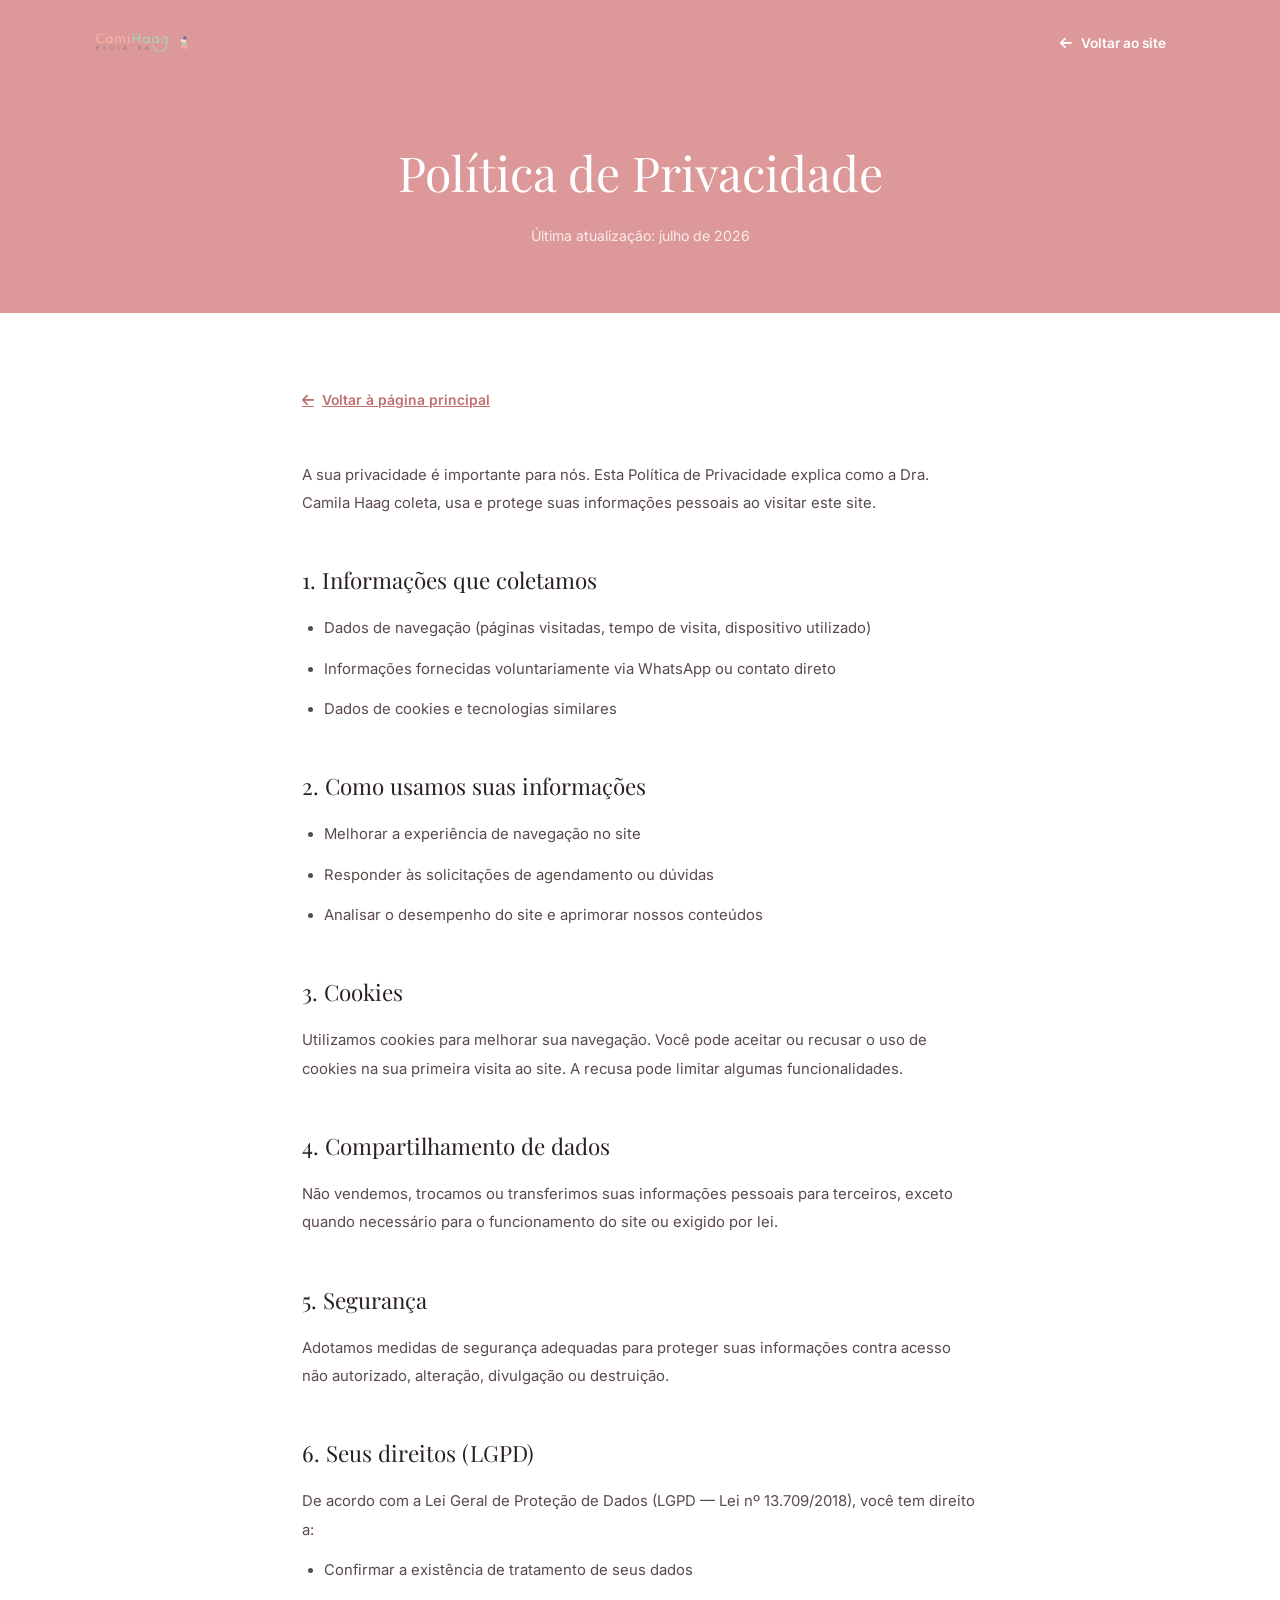
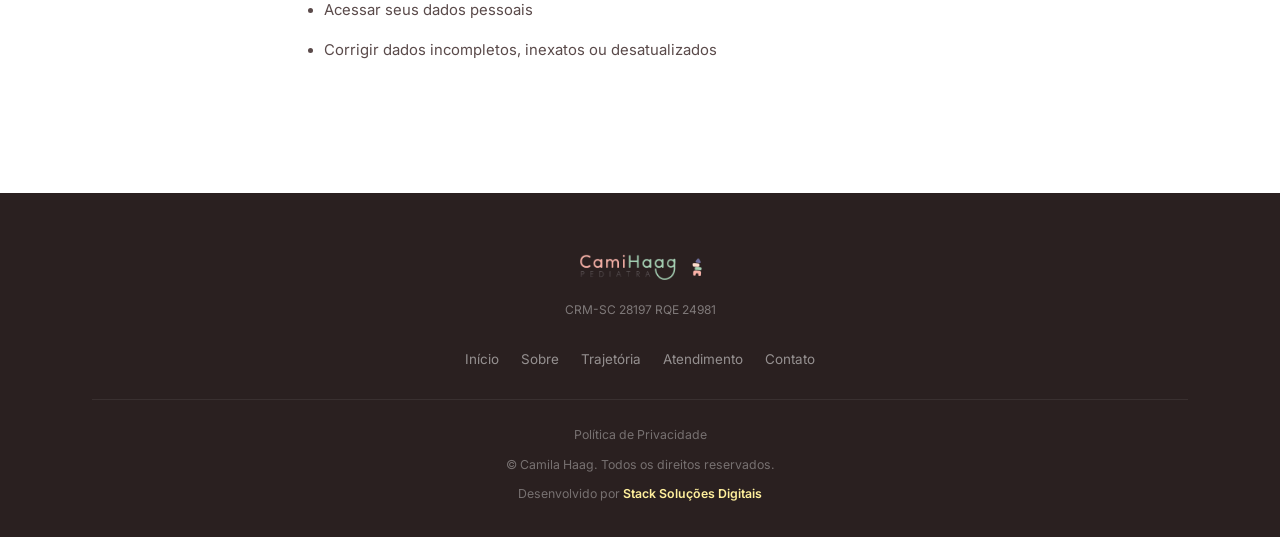
<file: politica-de-privacidade.html>
<!DOCTYPE html>
<html lang="pt-BR">
<head>
  <meta charset="UTF-8" />
  <meta name="viewport" content="width=device-width, initial-scale=1.0" />
  <title>Política de Privacidade | Camila Haag Pediatra</title>
  <link rel="preconnect" href="https://fonts.googleapis.com" />
  <link rel="preconnect" href="https://fonts.gstatic.com" crossorigin />
  <link href="https://fonts.googleapis.com/css2?family=Playfair+Display:wght@400;600&family=Inter:wght@300;400;500;600&display=swap" rel="stylesheet" />
  <link rel="stylesheet" href="https://cdnjs.cloudflare.com/ajax/libs/font-awesome/6.5.0/css/all.min.css" />
  <link rel="stylesheet" href="styles.css" />
  <link rel="icon" href="assets/logo.png" type="image/png" />
  <style>
    .pp-hero {
      background: var(--color-pink);
      padding: 130px 0 64px;
      text-align: center;
    }
    .pp-hero h1 {
      font-family: var(--font-title);
      font-size: clamp(2rem, 4vw, 3rem);
      font-weight: 400;
      color: #fff;
      margin-bottom: 10px;
    }
    .pp-hero p { color: rgba(255,255,255,0.8); font-size: 0.88rem; }

    .pp-body {
      padding: 72px 0 110px;
      background: var(--color-white);
    }
    .pp-content {
      max-width: 740px;
      margin: 0 auto;
      padding: 0 32px;
    }
    .pp-back {
      display: inline-flex;
      align-items: center;
      gap: 8px;
      font-size: 0.87rem;
      font-weight: 600;
      color: var(--color-pink-dark);
      margin-bottom: 48px;
      transition: gap var(--transition);
    }
    .pp-back:hover { gap: 14px; }

    .pp-content h2 {
      font-family: var(--font-title);
      font-size: 1.4rem;
      font-weight: 400;
      color: var(--color-text);
      margin: 44px 0 14px;
    }
    .pp-content p,
    .pp-content li {
      font-size: 0.93rem;
      color: var(--color-text-light);
      line-height: 1.9;
      margin-bottom: 12px;
    }
    .pp-content ul {
      list-style: disc;
      padding-left: 22px;
      margin-bottom: 18px;
    }
    .pp-content a { color: var(--color-pink-dark); text-decoration: underline; }
  </style>
</head>
<body>

  <!-- HEADER -->
  <header class="header scrolled" id="header">
    <nav class="nav container">
      <div class="nav-logo">
        <img src="assets/logo.png" alt="Logo Camila Haag" class="nav-logo-img" />
      </div>
      <a href="/" class="btn btn-primary nav-cta">
        <i class="fa-solid fa-arrow-left"></i> Voltar ao site
      </a>
    </nav>
  </header>

  <!-- HERO -->
  <section class="pp-hero">
    <div class="container">
      <h1>Política de Privacidade</h1>
      <p>Última atualização: julho de 2026</p>
    </div>
  </section>

  <!-- CONTEÚDO -->
  <section class="pp-body">
    <div class="pp-content">

      <a href="/" class="pp-back">
        <i class="fa-solid fa-arrow-left"></i> Voltar à página principal
      </a>

      <p>A sua privacidade é importante para nós. Esta Política de Privacidade explica como a Dra. Camila Haag coleta, usa e protege suas informações pessoais ao visitar este site.</p>

      <h2>1. Informações que coletamos</h2>
      <ul>
        <li>Dados de navegação (páginas visitadas, tempo de visita, dispositivo utilizado)</li>
        <li>Informações fornecidas voluntariamente via WhatsApp ou contato direto</li>
        <li>Dados de cookies e tecnologias similares</li>
      </ul>

      <h2>2. Como usamos suas informações</h2>
      <ul>
        <li>Melhorar a experiência de navegação no site</li>
        <li>Responder às solicitações de agendamento ou dúvidas</li>
        <li>Analisar o desempenho do site e aprimorar nossos conteúdos</li>
      </ul>

      <h2>3. Cookies</h2>
      <p>Utilizamos cookies para melhorar sua navegação. Você pode aceitar ou recusar o uso de cookies na sua primeira visita ao site. A recusa pode limitar algumas funcionalidades.</p>

      <h2>4. Compartilhamento de dados</h2>
      <p>Não vendemos, trocamos ou transferimos suas informações pessoais para terceiros, exceto quando necessário para o funcionamento do site ou exigido por lei.</p>

      <h2>5. Segurança</h2>
      <p>Adotamos medidas de segurança adequadas para proteger suas informações contra acesso não autorizado, alteração, divulgação ou destruição.</p>

      <h2>6. Seus direitos (LGPD)</h2>
      <p>De acordo com a Lei Geral de Proteção de Dados (LGPD — Lei nº 13.709/2018), você tem direito a:</p>
      <ul>
        <li>Confirmar a existência de tratamento de seus dados</li>
        <li>Acessar seus dados pessoais</li>
        <li>Corrigir dados incompletos, inexatos ou desatualizados</li>
      </ul>
    </div>
  </section>

  <!-- RODAPÉ -->
  <footer class="footer">
    <div class="container footer-container">
      <div class="footer-brand">
        <img src="assets/logo.png" alt="Logo Camila Haag" class="footer-logo" />
        <span class="footer-crm">CRM-SC 28197 RQE 24981</span>
      </div>
      <div class="footer-links">
        <a href="/">Início</a>
        <a href="#sobre">Sobre</a>
        <a href="#trajetoria">Trajetória</a>
        <a href="#atendimento">Atendimento</a>
        <a href="#contato">Contato</a>
      </div>
      <div class="footer-legal">
        <a href="/politica-de-privacidade">Política de Privacidade</a>
        <span>© <span id="ano-atual"></span> Camila Haag. Todos os direitos reservados.</span>
        <span>Desenvolvido por <a href="https://www.soustack.com.br" target="_blank" rel="noopener" class="stack-link">Stack Soluções Digitais</a></span>
      </div>
    </div>
  </footer>

  <script src="script.js"></script>
</body>
</html>
</file>
<file: styles.css>
/* ===========================
   VARIÁVEIS E RESET
=========================== */
:root {
  --color-bg:           #fffce9;   /* amarelo muito claro — fundo principal */
  --color-yellow:       #ffef9c;   /* amarelo — destaques, cards, seções alt */
  --color-pink:         #dd9999;   /* rosa — botões primários, badges, accents */
  --color-blue:         #a6c2c6;   /* azul acinzentado — ícones, tags, hover */

  /* Derivados */
  --color-pink-dark:    #c07070;   /* rosa escuro — hover botões */
  --color-pink-light:   #f9e8e8;   /* rosa clarinho — fundo card destaque */
  --color-blue-dark:    #6a9aa0;   /* azul escuro — eyebrow, texto ícone */
  --color-blue-light:   #e8f2f4;   /* azul clarinho — fundo tags */
  --color-yellow-dark:  #e8d060;   /* amarelo escuro — borda/hover */

  --color-text:         #2a2020;   /* quase preto quente */
  --color-text-light:   #5a4a4a;   /* marrom acinzentado — parágrafos */
  --color-border:       #f0e8b0;   /* borda amarelada suave */
  --color-white:        #ffffff;

  --font-title: 'Playfair Display', serif;
  --font-body:  'Inter', sans-serif;

  --shadow-sm: 0 2px 10px rgba(180,140,100,0.08);
  --shadow-md: 0 6px 28px rgba(180,140,100,0.13);
  --shadow-lg: 0 16px 56px rgba(180,140,100,0.16);

  --radius-card:  16px;
  --radius-photo: 20px;
  --radius-pill:  50px;

  --transition: 0.3s ease;
}

*, *::before, *::after { box-sizing: border-box; margin: 0; padding: 0; }
html { scroll-behavior: smooth; }

body {
  font-family: var(--font-body);
  background: var(--color-bg);
  color: var(--color-text);
  line-height: 1.75;
  overflow-x: hidden;
}

img { max-width: 100%; height: auto; display: block; object-fit: cover; }
a { text-decoration: none; color: inherit; }
ul { list-style: none; }

.container {
  max-width: 1160px;
  margin: 0 auto;
  padding: 0 32px;
}

/* ===========================
   EYEBROW
=========================== */
.eyebrow {
  display: block;
  font-size: 0.7rem;
  font-weight: 600;
  letter-spacing: 0.15em;
  text-transform: uppercase;
  color: var(--color-blue-dark);
  margin-bottom: 14px;
}

/* ===========================
   TÍTULOS
=========================== */
.section-title-xl {
  font-family: var(--font-title);
  font-size: clamp(2rem, 3.8vw, 3.2rem);
  font-weight: 400;
  line-height: 1.18;
  color: var(--color-text);
  margin-bottom: 24px;
}
.section-title-xl em {
  font-style: italic;
  color: var(--color-pink-dark);
}

.section-subtitle {
  font-size: 0.97rem;
  color: var(--color-text-light);
  max-width: 540px;
  margin: 0 auto;
  line-height: 1.85;
  text-align: center;
}

.section-header { text-align: center; margin-bottom: 64px; }
.section-cta    { text-align: center; margin-top: 52px; }

/* ===========================
   BOTÕES
=========================== */
.btn {
  display: inline-flex;
  align-items: center;
  gap: 9px;
  padding: 15px 32px;
  border-radius: var(--radius-pill);
  font-family: var(--font-body);
  font-size: 0.93rem;
  font-weight: 600;
  cursor: pointer;
  border: none;
  transition: all var(--transition);
}

/* botão rosa — CTA principal */
.btn-primary {
  background: var(--color-pink);
  color: var(--color-white);
}
.btn-primary:hover {
  background: var(--color-pink-dark);
  transform: translateY(-2px);
  box-shadow: 0 8px 24px rgba(221,153,153,0.4);
}

/* botão escuro — sobre fundo colorido */
.btn-dark {
  background: var(--color-text);
  color: var(--color-white);
}
.btn-dark:hover {
  background: #111;
  transform: translateY(-2px);
  box-shadow: var(--shadow-md);
}

/* ===========================
   PHOTO PLACEHOLDER
=========================== */
.photo-placeholder {
  width: 100%;
  background: var(--color-blue-light);
  border-radius: var(--radius-photo);
  display: flex;
  flex-direction: column;
  align-items: center;
  justify-content: center;
  gap: 14px;
  color: var(--color-blue-dark);
  border: 2px dashed var(--color-blue);
  overflow: hidden;
  position: relative;
}
.photo-placeholder i    { font-size: 3rem; opacity: 0.35; }
.photo-placeholder span { font-size: 0.82rem; opacity: 0.5; font-weight: 500; }
.photo-placeholder--hero { height: 540px; }
.photo-placeholder--tall { height: 600px; }

.photo-placeholder img {
  position: absolute;
  top: 0;
  left: 0;
  width: 100%;
  height: 100%;
  object-fit: cover;
  object-position: center top;
  border-radius: var(--radius-photo);
}

.photo-placeholder:has(img) {
  border: none;
  background: transparent;
}

.photo-placeholder:has(img) i,
.photo-placeholder:has(img) span {
  display: none;
}

/* Foto dentro da moldura — centralizada e sem corte */
.hero-photo img,
.sobre-photo-wrap img,
.trajetoria-photo-wrap img {
  width: 100%;
  height: 100%;
  object-fit: cover;
  object-position: center top;
  border-radius: 20px;
  display: block;
}

/* ===========================
   HEADER
=========================== */
.header {
  position: fixed;
  top: 0; left: 0;
  width: 100%;
  z-index: 1000;
  padding: 22px 0;
  transition: all var(--transition);
}
.header.scrolled {
  background: rgba(255,252,233,0.97);
  backdrop-filter: blur(12px);
  box-shadow: 0 1px 0 var(--color-border);
  padding: 14px 0;
}

.nav {
  display: flex;
  align-items: center;
  justify-content: space-between;
  gap: 20px;
}

.nav-logo {
  display: flex;
  align-items: center;
  gap: 12px;
  margin-right: 20px;
}
.nav-logo-img {
  height: 36px;
  width: auto;
  object-fit: contain;
}
.nav-logo-text {
  display: flex;
  flex-direction: column;
  line-height: 1.2;
}
.nav-logo-name {
  font-family: var(--font-title);
  font-size: 1.18rem;
  font-weight: 600;
  color: var(--color-text);
}
.nav-logo-sub {
  font-size: 0.68rem;
  color: var(--color-blue-dark);
  letter-spacing: 0.1em;
  text-transform: uppercase;
  font-weight: 500;
}

.nav-menu { display: flex; gap: 2px; }
.nav-link {
  font-size: 0.85rem;
  font-weight: 500;
  color: var(--color-text-light);
  padding: 7px 14px;
  border-radius: var(--radius-pill);
  transition: all var(--transition);
}
.nav-link:hover {
  color: var(--color-pink-dark);
  background: var(--color-pink-light);
}

.nav-cta { font-size: 0.85rem; padding: 10px 22px; }

.hamburger {
  display: none;
  flex-direction: column;
  gap: 5px;
  background: none;
  border: none;
  cursor: pointer;
  z-index: 1001;
}
.hamburger span {
  display: block;
  width: 24px; height: 2px;
  background: var(--color-text);
  border-radius: 2px;
  transition: all var(--transition);
}
.hamburger.active span:nth-child(1) { transform: translateY(7px) rotate(45deg); }
.hamburger.active span:nth-child(2) { opacity: 0; }
.hamburger.active span:nth-child(3) { transform: translateY(-7px) rotate(-45deg); }

/* ===========================
   HERO
=========================== */
.hero {
  min-height: 100vh;
  background: linear-gradient(150deg, var(--color-bg) 0%, var(--color-yellow) 60%, #fff5b0 100%);
  display: flex;
  align-items: center;
  padding: 130px 0 80px;
}

.hero-container {
  display: grid;
  grid-template-columns: 1.15fr 0.85fr;
  gap: 80px;
  align-items: center;
}

.hero-content {
  display: flex;
  flex-direction: column;
  align-items: flex-start;
  gap: 22px;
}

.hero-title {
  font-family: var(--font-title);
  font-size: clamp(2.4rem, 4.5vw, 4rem);
  font-weight: 400;
  line-height: 1.12;
  color: var(--color-text);
}
.hero-title em {
  font-style: italic;
  color: var(--color-pink-dark);
}

.hero-subtitle {
  font-size: 1.02rem;
  color: var(--color-text-light);
  max-width: 440px;
  line-height: 1.85;
}

.hero-info-card {
  display: inline-flex;
  align-items: flex-start;
  gap: 12px;
  background: var(--color-white);
  border: 1px solid var(--color-border);
  border-radius: var(--radius-card);
  padding: 16px 22px;
  font-size: 0.88rem;
  color: var(--color-text-light);
  max-width: 360px;
  line-height: 1.5;
}
.hero-info-card i      { color: var(--color-blue-dark); font-size: 1rem; margin-top: 2px; flex-shrink: 0; }
.hero-info-card strong { color: var(--color-text); }

/* ===========================
   SOBRE
=========================== */
.sobre {
  padding: 120px 0;
  background: var(--color-white);
}

.sobre-container {
  display: grid;
  grid-template-columns: 0.85fr 1.15fr;
  gap: 88px;
  align-items: center;
}

.sobre-photo-wrap { position: relative; }

.crm-badge {
  position: absolute;
  bottom: 24px;
  left: 50%;
  transform: translateX(-50%);
  background: var(--color-pink);
  color: var(--color-white);
  font-size: 0.75rem;
  font-weight: 600;
  letter-spacing: 0.06em;
  padding: 9px 20px;
  border-radius: var(--radius-pill);
  white-space: nowrap;
  box-shadow: var(--shadow-md);
}

.sobre-content { display: flex; flex-direction: column; }
.sobre-text {
  font-size: 1rem;
  color: var(--color-text-light);
  line-height: 1.9;
  margin-bottom: 18px;
}
.sobre-text em { color: var(--color-pink-dark); font-style: italic; }
.sobre-content .btn {
  margin-top: 16px;
  padding: 12px 24px;
  font-size: 0.88rem;
  justify-content: center;
}

/* ===========================
   TRAJETÓRIA
=========================== */
.trajetoria {
  padding: 120px 0;
  background: var(--color-yellow);
}

.trajetoria-container {
  display: grid;
  grid-template-columns: 1.2fr 0.8fr;
  gap: 88px;
  align-items: start;
}

.trajetoria-content .eyebrow        { margin-bottom: 12px; }
.trajetoria-content .section-title-xl { margin-bottom: 36px; }

.formacao-list { display: flex; flex-direction: column; gap: 10px; }

.formacao-item {
  display: flex;
  align-items: center;
  gap: 16px;
  background: var(--color-white);
  border: 1px solid var(--color-border);
  border-radius: var(--radius-card);
  padding: 16px 22px;
  transition: all var(--transition);
}
.formacao-item:hover {
  border-color: var(--color-blue);
  box-shadow: var(--shadow-sm);
  transform: translateX(5px);
}

.formacao-item > i {
  color: var(--color-blue-dark);
  font-size: 1.05rem;
  flex-shrink: 0;
  width: 22px;
  text-align: center;
}
.formacao-item p      { font-size: 0.9rem; color: var(--color-text-light); line-height: 1.5; }
.formacao-item strong { color: var(--color-pink-dark); font-weight: 600; }

.trajetoria-photo-wrap { position: relative; }

.trajetoria-quote {
  position: absolute;
  bottom: 28px;
  left: -28px;
  background: var(--color-white);
  border: 1px solid var(--color-border);
  border-radius: var(--radius-card);
  padding: 20px 24px;
  max-width: 210px;
  box-shadow: var(--shadow-md);
}
.quote-mark {
  font-family: var(--font-title);
  font-size: 2.4rem;
  color: var(--color-pink);
  line-height: 0.8;
  display: block;
  margin-bottom: 8px;
}
.trajetoria-quote p {
  font-family: var(--font-title);
  font-size: 0.85rem;
  color: var(--color-text);
  font-style: italic;
  line-height: 1.7;
}

/* ===========================
   ATENDIMENTO
=========================== */
.atendimento {
  padding: 120px 0;
  background: var(--color-white);
}

.atendimento-grid {
  display: grid;
  grid-template-columns: repeat(3, 1fr);
  gap: 16px;
}

.atendimento-card {
  background: var(--color-bg);
  border-radius: var(--radius-card);
  padding: 28px 24px;
  border: 1px solid var(--color-border);
  transition: all var(--transition);
}
.atendimento-card:hover {
  transform: translateY(-4px);
  box-shadow: var(--shadow-md);
  border-color: var(--color-blue);
}

.atendimento-card > i {
  color: var(--color-blue-dark);
  font-size: 1.4rem;
  margin-bottom: 14px;
  display: block;
}
.atendimento-card h3 {
  font-family: var(--font-title);
  font-size: 1.05rem;
  font-weight: 600;
  margin-bottom: 10px;
  color: var(--color-text);
}
.atendimento-card p {
  font-size: 0.87rem;
  color: var(--color-text-light);
  line-height: 1.75;
}

.atendimento-destaque {
  margin-top: 60px;
  padding: 56px 64px;
  background: var(--color-blue);
  border-radius: 24px;
  text-align: center;
  display: flex;
  flex-direction: column;
  align-items: center;
  gap: 28px;
}
.atendimento-destaque blockquote {
  font-family: var(--font-title);
  font-size: clamp(1.1rem, 2.2vw, 1.45rem);
  font-style: italic;
  font-weight: 400;
  color: var(--color-white);
  max-width: 680px;
  line-height: 1.65;
}

/* ===========================
   PARA VOCÊ?
=========================== */
.para-voce {
  padding: 120px 0;
  background: var(--color-bg);
}

.para-voce-grid {
  display: grid;
  grid-template-columns: 1fr 1fr;
  gap: 24px;
}

.para-voce-card {
  background: var(--color-white);
  border-radius: var(--radius-card);
  padding: 40px 36px;
  border: 1px solid var(--color-border);
}
.para-voce-card--destaque {
  background: var(--color-yellow);
  border-color: var(--color-yellow-dark);
}

.para-voce-header {
  display: flex;
  align-items: center;
  gap: 14px;
  margin-bottom: 28px;
  padding-bottom: 20px;
  border-bottom: 1px solid var(--color-border);
}
.para-voce-card--destaque .para-voce-header { border-color: var(--color-yellow-dark); }
.para-voce-header > i { color: var(--color-blue-dark); font-size: 1.4rem; }
.para-voce-header h3 {
  font-family: var(--font-title);
  font-size: 1.25rem;
  font-weight: 400;
  color: var(--color-text);
}

.para-voce-card ul  { display: flex; flex-direction: column; gap: 12px; }
.para-voce-card li {
  display: flex;
  align-items: flex-start;
  gap: 10px;
  font-size: 0.92rem;
  color: var(--color-text-light);
  line-height: 1.5;
}
.para-voce-card li > i {
  color: var(--color-pink-dark);
  margin-top: 3px;
  flex-shrink: 0;
  font-size: 0.78rem;
}

/* ===========================
   DEPOIMENTOS
=========================== */
.depoimentos {
  padding: 120px 0;
  background: var(--color-white);
}

.depoimentos-grid {
  display: grid;
  grid-template-columns: repeat(3, 1fr);
  gap: 24px;
}

.depoimento-card {
  background: var(--color-bg);
  border: 1px solid var(--color-border);
  border-radius: var(--radius-card);
  padding: 32px 28px;
  display: flex;
  flex-direction: column;
  gap: 16px;
  transition: all var(--transition);
}

.depoimento-card:hover {
  transform: translateY(-4px);
  box-shadow: var(--shadow-md);
  border-color: var(--color-yellow-dark);
}

.depoimento-estrelas {
  display: flex;
  gap: 4px;
}

.depoimento-estrelas i {
  color: #f5a623;
  font-size: 0.95rem;
}

.depoimento-texto {
  font-size: 0.93rem;
  color: var(--color-text-light);
  line-height: 1.8;
  flex: 1;
}

.depoimento-autor {
  display: flex;
  align-items: center;
  gap: 12px;
  padding-top: 16px;
  border-top: 1px solid var(--color-border);
}

.depoimento-avatar {
  width: 42px;
  height: 42px;
  border-radius: 50%;
  background: var(--color-blue);
  color: var(--color-white);
  font-family: var(--font-title);
  font-size: 1.1rem;
  font-weight: 600;
  display: flex;
  align-items: center;
  justify-content: center;
  flex-shrink: 0;
}

.depoimento-info {
  display: flex;
  flex-direction: column;
  gap: 2px;
}

.depoimento-nome {
  font-size: 0.85rem;
  font-weight: 600;
  color: var(--color-text-light);
  padding-top: 16px;
  border-top: 1px solid var(--color-border);
  display: block;
}

.depoimentos-cta {
  margin-top: 64px;
  display: flex;
  flex-direction: column;
  align-items: center;
  gap: 18px;
  text-align: center;
}

.google-logo {
  height: 24px;
  width: auto;
  object-fit: contain;
}

.depoimentos-cta p {
  font-size: 0.93rem;
  color: var(--color-text-light);
  max-width: 460px;
  line-height: 1.75;
}

/* Responsivo mobile */
@media (max-width: 768px) {
  .depoimentos-cta {
    padding: 28px 24px;
  }
}

.depoimento-fonte {
  display: flex;
  align-items: center;
  gap: 5px;
  font-size: 0.75rem;
  color: var(--color-text-light);
}

.depoimento-fonte i {
  color: #4285F4;
  font-size: 0.8rem;
}

/* Responsivo */
@media (max-width: 1024px) {
  .depoimentos-grid {
    grid-template-columns: repeat(2, 1fr);
  }
}

@media (max-width: 768px) {
  .depoimentos-grid {
    grid-template-columns: 1fr;
  }
}

/* ===========================
   GALERIA
=========================== */
.galeria {
  padding: 120px 0;
  background: var(--color-bg);
}

/* Galeria de fotos — todas com altura uniforme e proporção quadrada */
.galeria-grid {
  display: grid;
  grid-template-columns: repeat(3, 1fr);
  gap: 16px;
}

.galeria-item {
  width: 100%;
  aspect-ratio: 1 / 1;
  overflow: hidden;
  border-radius: 16px;
}

.galeria-item img {
  width: 100%;
  height: 100%;
  object-fit: cover;
  object-position: center center;
  display: block;
  transition: transform 0.4s ease;
}

.galeria-item img:hover {
  transform: scale(1.04);
}

/* Primeira foto — ajuste de posição para centralizar melhor o conteúdo */
.galeria-item:first-child img {
  object-position: center 30%;
}

/* Responsivo tablet */
@media (max-width: 1024px) {
  .galeria-grid {
    grid-template-columns: repeat(2, 1fr);
  }
}

/* Responsivo mobile */
@media (max-width: 768px) {
  .galeria-grid {
    grid-template-columns: repeat(2, 1fr);
    gap: 10px;
  }
}

/* ===========================
   CTA FINAL
=========================== */
.contato {
  padding: 120px 0;
  background: var(--color-pink);
}
.contato-container {
  text-align: center;
  display: flex;
  flex-direction: column;
  align-items: center;
  gap: 24px;
}
.contato-title {
  font-family: var(--font-title);
  font-size: clamp(1.8rem, 3.2vw, 2.8rem);
  font-weight: 400;
  color: var(--color-white);
  max-width: 700px;
  line-height: 1.3;
}
.contato-sub {
  font-size: 1rem;
  color: rgba(255,255,255,0.88);
  max-width: 520px;
  line-height: 1.85;
}
.contato-info {
  display: flex;
  gap: 40px;
  flex-wrap: wrap;
  justify-content: center;
  margin-top: 8px;
}
.contato-info span {
  display: flex;
  align-items: center;
  gap: 8px;
  font-size: 0.88rem;
  color: rgba(255,255,255,0.88);
}
.contato-info i { color: rgba(255,255,255,0.65); }

/* ===========================
   RODAPÉ
=========================== */
.footer {
  background: var(--color-text);
  padding: 52px 0 32px;
}
.footer-container {
  display: flex;
  flex-direction: column;
  align-items: center;
  gap: 28px;
  text-align: center;
}
.footer-brand {
  display: flex;
  flex-direction: column;
  align-items: center;
  gap: 6px;
  text-align: center;
}
.footer-logo {
  height: 48px;
  width: auto;
  object-fit: contain;
}
.footer-crm {
  display: block;
  font-size: 0.75rem;
  color: rgba(255,255,255,0.4);
}
.footer-links {
  display: flex;
  gap: 22px;
  flex-wrap: wrap;
  justify-content: center;
}
.footer-links a {
  font-size: 0.84rem;
  color: rgba(255,255,255,0.5);
  transition: color var(--transition);
}
.footer-links a:hover { color: var(--color-white); }

.footer-legal {
  display: flex;
  flex-direction: column;
  gap: 8px;
  align-items: center;
  border-top: 1px solid rgba(255,255,255,0.07);
  padding-top: 24px;
  width: 100%;
}
.footer-legal span,
.footer-legal a {
  font-size: 0.77rem;
  color: rgba(255,255,255,0.36);
}
.footer-legal a:hover { color: rgba(255,255,255,0.72); }
.stack-link {
  color: var(--color-yellow) !important;
  font-weight: 600;
}
.stack-link:hover { color: var(--color-white) !important; }

/* ===========================
   WHATSAPP FLUTUANTE
=========================== */
.whatsapp-float {
  position: fixed;
  bottom: 28px; right: 28px;
  width: 58px; height: 58px;
  background: #25D366;
  border-radius: 50%;
  display: flex;
  align-items: center;
  justify-content: center;
  font-size: 1.55rem;
  color: #fff;
  box-shadow: 0 4px 20px rgba(37,211,102,0.4);
  z-index: 999;
  animation: pulse-wa 2.5s infinite;
  transition: transform var(--transition);
}
.whatsapp-float:hover { transform: scale(1.1); }
@keyframes pulse-wa {
  0%,100% { box-shadow: 0 4px 20px rgba(37,211,102,0.38); }
  50%      { box-shadow: 0 4px 36px rgba(37,211,102,0.7); }
}

/* ===========================
   COOKIE BANNER
=========================== */
.cookie-banner {
  position: fixed;
  bottom: 0; left: 0;
  width: 100%;
  background: var(--color-white);
  box-shadow: 0 -4px 28px rgba(0,0,0,0.09);
  z-index: 9999;
  padding: 20px 0;
  display: none;
}
.cookie-banner.visible { display: block; }

.cookie-content {
  max-width: 1160px;
  margin: 0 auto;
  padding: 0 32px;
  display: flex;
  align-items: center;
  justify-content: space-between;
  gap: 24px;
  flex-wrap: wrap;
}
.cookie-content p {
  font-size: 0.86rem;
  color: var(--color-text-light);
  line-height: 1.65;
  flex: 1;
}
.cookie-content a { color: var(--color-pink-dark); text-decoration: underline; }

.cookie-buttons { display: flex; gap: 12px; flex-shrink: 0; }
.cookie-btn {
  padding: 10px 24px;
  border-radius: var(--radius-pill);
  font-size: 0.86rem;
  font-weight: 600;
  cursor: pointer;
  border: none;
  font-family: var(--font-body);
  transition: opacity var(--transition);
}
.cookie-accept { background: var(--color-pink); color: #fff; }
.cookie-decline {
  background: transparent;
  color: var(--color-pink-dark);
  border: 2px solid var(--color-pink);
}
.cookie-btn:hover { opacity: 0.8; }

/* ===========================
   ANIMAÇÕES
=========================== */
[data-animate] {
  opacity: 0;
  transform: translateY(28px);
  transition: opacity 0.72s ease, transform 0.72s ease;
}
[data-animate].visible {
  opacity: 1;
  transform: translateY(0);
}

/* ===========================
   RESPONSIVIDADE
=========================== */
@media (max-width: 1024px) {
  .atendimento-grid { grid-template-columns: repeat(2, 1fr); }
  .hero-container, .sobre-container, .trajetoria-container { gap: 52px; }
}

@media (max-width: 768px) {
  .nav-menu {
    display: none;
  }

  .nav-cta {
    display: none;
  }

  .nav-menu.open {
    display: flex;
    flex-direction: column;
    position: fixed;
    top: 0;
    left: 0;
    width: 100vw;
    height: 100vh;
    background-color: #fffce9;
    align-items: center;
    justify-content: center;
    gap: 32px;
    z-index: 9998;
    overflow: hidden;
  }

  .nav-menu.open .nav-link {
    font-size: 1.3rem;
    font-weight: 500;
    color: #2a2020;
  }

  .hamburger {
    display: flex;
    z-index: 9999;
    position: relative;
  }

  .hero-container,
  .sobre-container,
  .trajetoria-container {
    grid-template-columns: 1fr;
    text-align: center;
    gap: 44px;
  }

  .hero-content   { align-items: center; }
  .hero-info-card { margin: 0 auto; }
  .sobre-content  { align-items: center; text-align: center; }

  .trajetoria-quote {
    position: static;
    margin-top: 24px;
    max-width: 100%;
    left: 0;
  }

  .atendimento-grid { grid-template-columns: 1fr; }
  .atendimento-destaque { padding: 36px 24px; }

  .para-voce-grid { grid-template-columns: 1fr; }

  .contato-info   { flex-direction: column; gap: 12px; }
  .footer-links   { gap: 14px; }

  .cookie-content { flex-direction: column; align-items: flex-start; }
  .cookie-buttons { width: 100%; }
  .cookie-btn     { flex: 1; text-align: center; }
}
</file>
